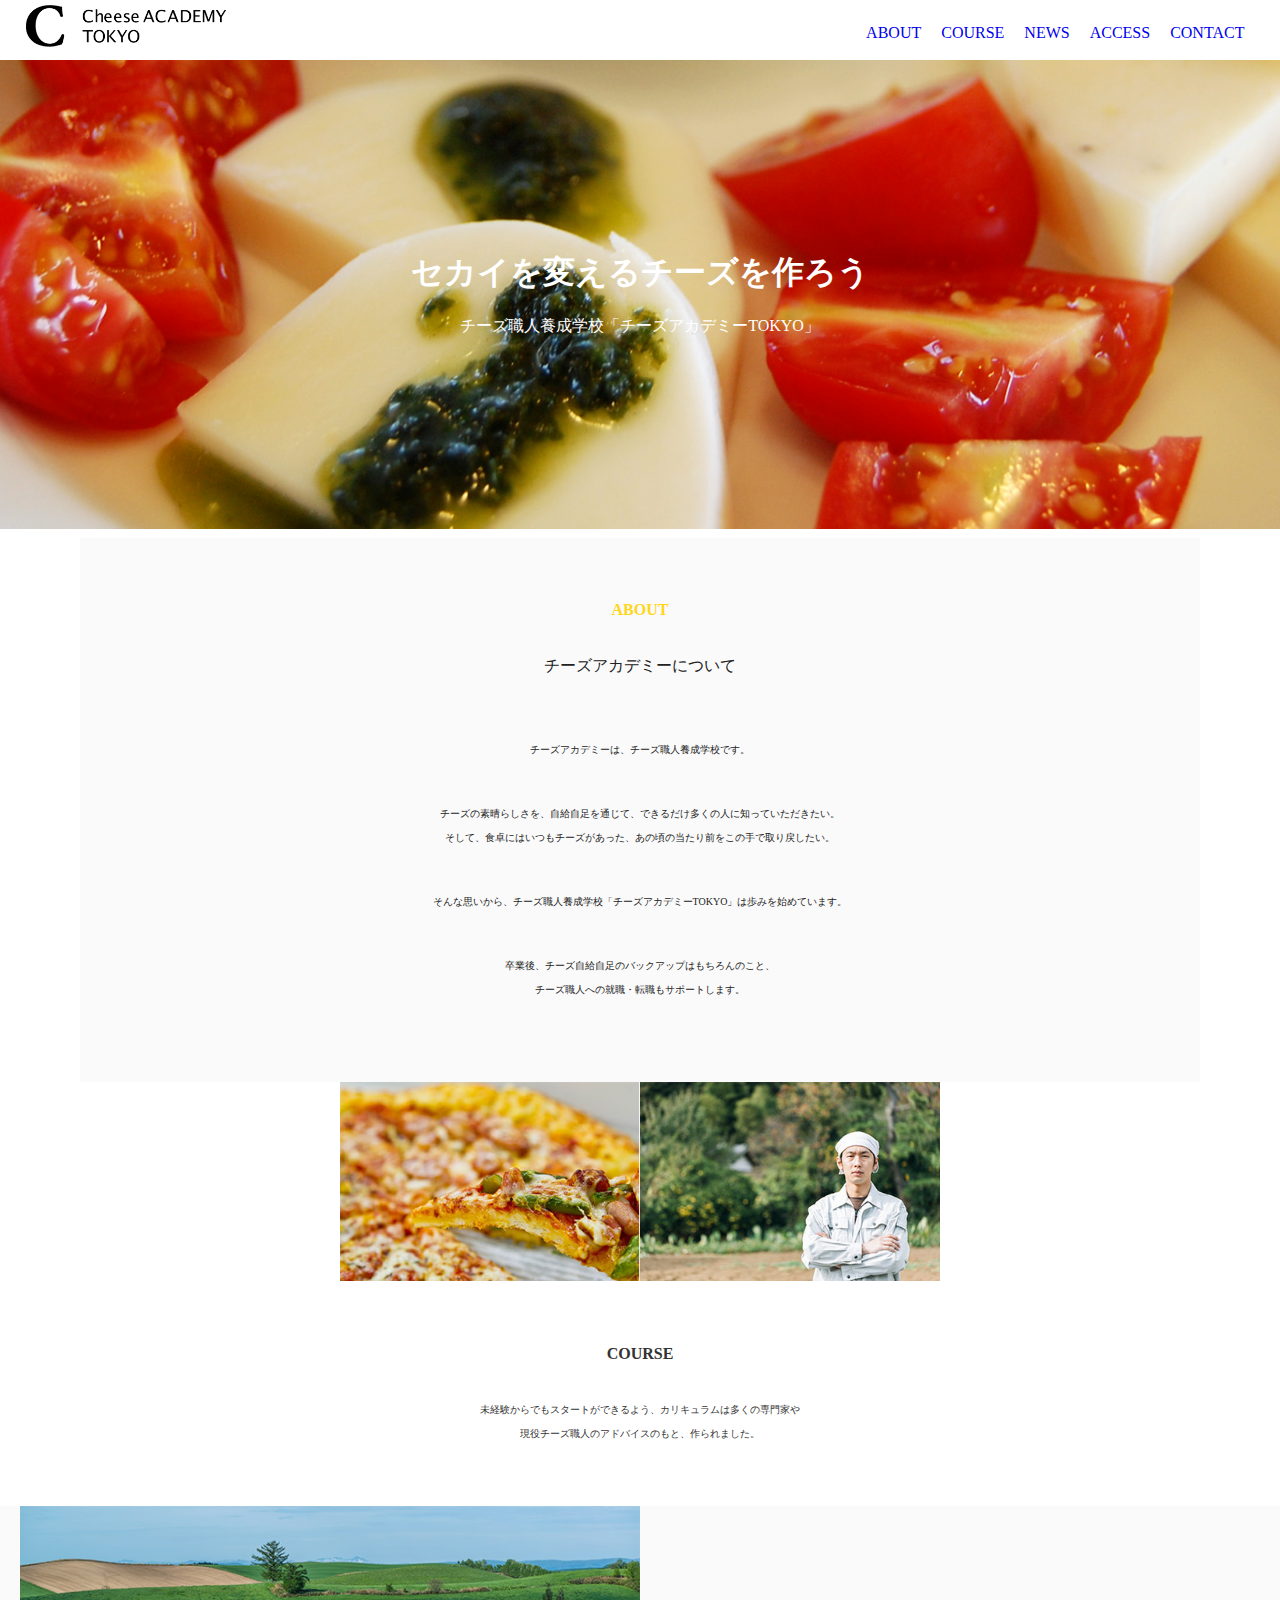
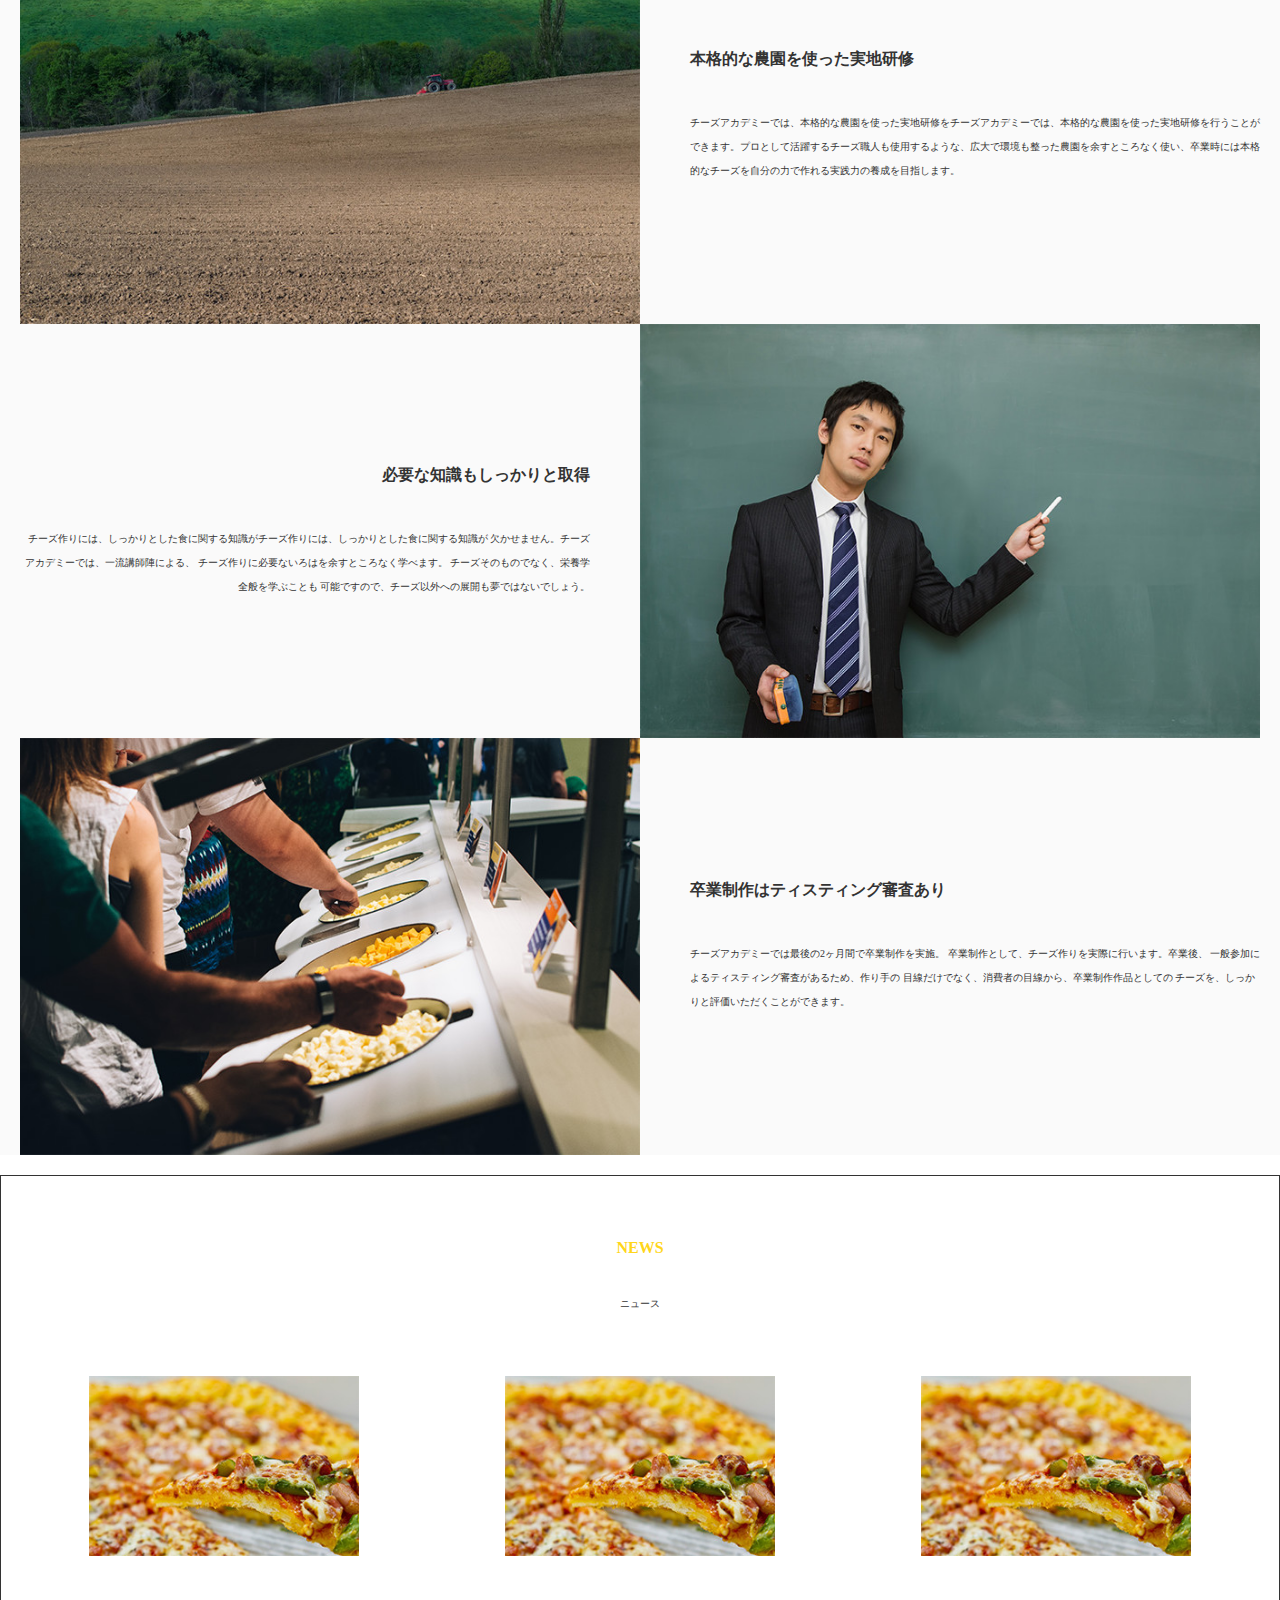
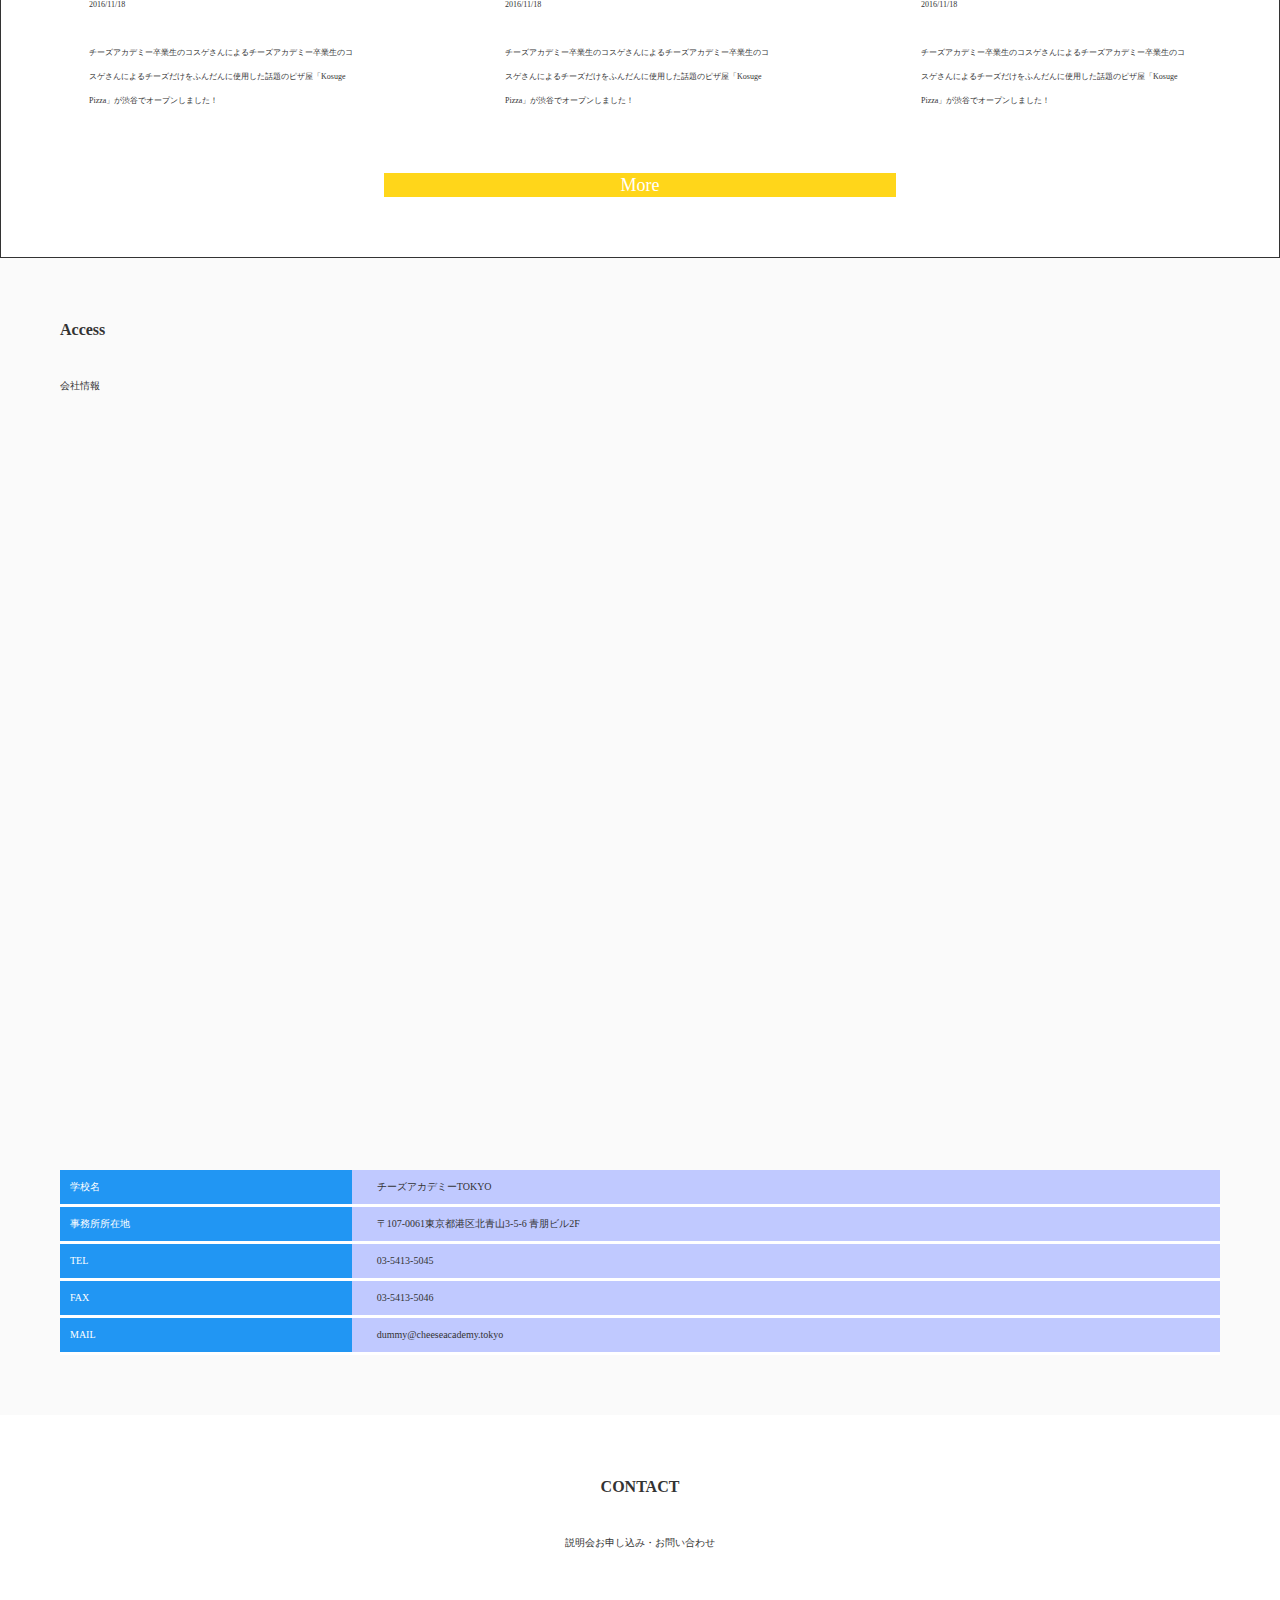
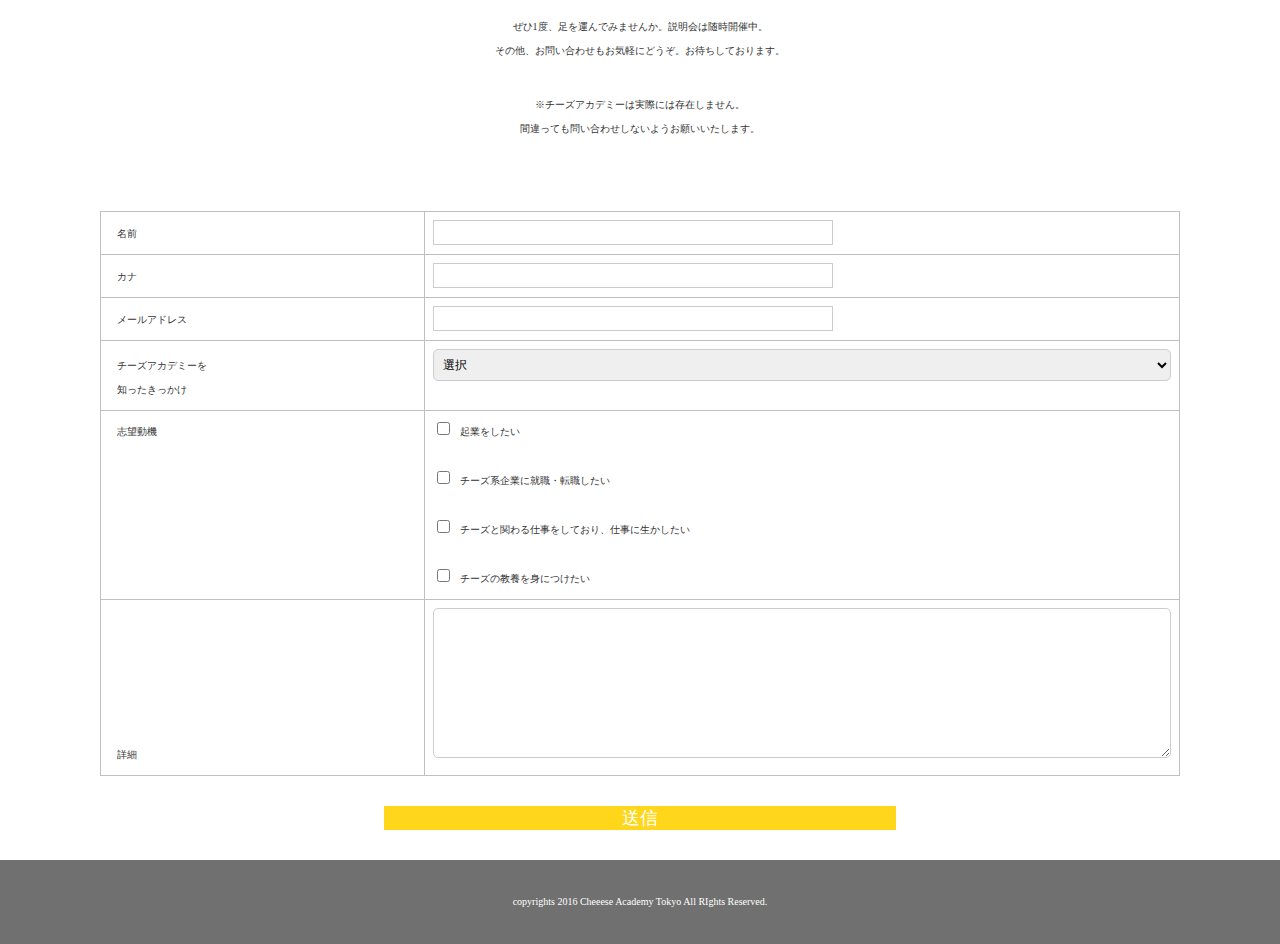
<file: html_mochizuki_28/index.html>
<!DOCTYPE html>
<html lang="ja">
<!-- 最初の設定は終わっています　必要な方は触ってください -->

<head>
  <meta charset="UTF-8">
  <meta name="viewport" content="width=device-width, initial-scale=1.0">
  <meta http-equiv="X-UA-Compatible" content="ie=edge">
  <title>チーズアカデミー</title>
  <link rel="stylesheet" href="css/reset.css">
  <link rel="stylesheet" href="css/style.css">

</head>
<!-- 最初の設定は終わっています　必要な方は触ってください -->

<body>
  <!-- この中に記述していく -->
  <!-- ここから下にコードを書く -->
	<header>
	<a href="index.html"><img src="img/header_logo.png" alt="ロゴ" class="header_logo"></a>

	<ul>
		<li><a href="#about">ABOUT</a></li>
		<li><a href="#course">COURSE</a></li>
		<li><a href="#news">NEWS</a></li>
		<li><a href="#access">ACCESS</a></li>
		<li><a href="#contact">CONTACT</a></li>
	</ul>

</header>

<div class="mainbg">
<img src="img/mainbg.png" alt="mainbg">
<div class="maintxt">
<p class="sekai">セカイを変えるチーズを作ろう</p>
<p class="sekai2">チーズ職人養成学校「チーズアカデミーTOKYO」</p>
</div>
</div>
<section>
	<div class="about_class">
		<p><a id="about">ABOUT</a></p>
		<p class="about1">チーズアカデミーについて</p>
		<p class="about2">チーズアカデミーは、チーズ職人養成学校です。</p>
		<p class="about3">チーズの素晴らしさを、自給自足を通じて、できるだけ多くの人に知っていただきたい。<br>
			そして、食卓にはいつもチーズがあった、あの頃の当たり前をこの手で取り戻したい。</p>
			<p class="about4">そんな思いから、チーズ職人養成学校「チーズアカデミーTOKYO」は歩みを始めています。</p>
				<p class="about5">卒業後、チーズ自給自足のバックアップはもちろんのこと、<br>
					チーズ職人への就職・転職もサポートします。</p>

	</div>

	<div class="slider">
		<div class="slider-inner">
			<div class="slider-item"><img src="img/about_01.jpg"></div>
			<div class="slider-item"><img src="img/about_02.jpg"></div>
			<div class="slider-item"><img src="img/about_03.jpg"></div>
			<div class="slider-item"><img src="img/about_04.jpg"></div>
			</div>
	</div>
</section>
<!-- ここからCourse -->
<section>
	<div class="course_class">
		<p><a id="course">COURSE</a></p>
		<p class="pcourse">未経験からでもスタートができるよう、カリキュラムは多くの専門家や<br>
			現役チーズ職人のアドバイスのもと、作られました。</p>
</div>

<main>
	<section class="case">
		<article class="case__list">
			<div class="case__item">
				<div class="case__item__text">
				<p class="case__item__text1">本格的な農園を使った実地研修</p>
				<p>チーズアカデミーでは、本格的な農園を使った実地研修をチーズアカデミーでは、本格的な農園を使った実地研修を行うことができます。プロとして活躍するチーズ職人も使用するような、広大で環境も整った農園を余すところなく使い、卒業時には本格的なチーズを自分の力で作れる実践力の養成を目指します。</p>
				</div>
				<img class="case__item__img" src="img/course_01.jpg" alt="course1">
			</div>
			<div class="case__item">
				<div class="case__item__text2">
				<p class="case__item__text1">必要な知識もしっかりと取得</p>
					<p>チーズ作りには、しっかりとした食に関する知識がチーズ作りには、しっかりとした食に関する知識が
					欠かせません。チーズアカデミーでは、一流講師陣による、
					チーズ作りに必要ないろはを余すところなく学べます。
					チーズそのものでなく、栄養学全般を学ぶことも
					可能ですので、チーズ以外への展開も夢ではないでしょう。</p>
					</div>
				<img class="case__item__img" src="img/course_02.jpg" alt="course2">
			</div>
			<div class="case__item">
				<div class="case__item__text">
				<p class="case__item__text1">卒業制作はティスティング審査あり</p>
					<p>チーズアカデミーでは最後の2ヶ月間で卒業制作を実施。
					卒業制作として、チーズ作りを実際に行います。卒業後、
					一般参加によるティスティング審査があるため、作り手の
					目線だけでなく、消費者の目線から、卒業制作作品としての
					チーズを、しっかりと評価いただくことができます。</p>
					</div>
				<img class="case__item__img" src="img/course_03.jpg" alt="3">
			</div>
		</article>
	</section>
</main>
</section>
<!-- ニュースエリア -->
<section>
	<div class="hover2">
	<div class="news_top">
		<p><a id="news">NEWS</a></p>
		<p class="news_p">ニュース</p>
</div>
<!-- ニュースで画像横並び -->
<ul class="ul_news">
  <li class="li_news">
    <img class="img_news" src="img/news_img.jpg" alt="ニュース画像">
    <p class="p1_news">2016/11/18</p>
		<p class="p2_news">チーズアカデミー卒業生のコスゲさんによるチーズアカデミー卒業生のコスゲさんによるチーズだけをふんだんに使用した話題のピザ屋「Kosuge Pizza」が渋谷でオープンしました！</p>
	</li>
  <li class="li_news">
    <img class="img_news" src="img/news_img.jpg" alt="ニュース画像">
    <p class="p1_news">2016/11/18</p>
		<p class="p2_news">チーズアカデミー卒業生のコスゲさんによるチーズアカデミー卒業生のコスゲさんによるチーズだけをふんだんに使用した話題のピザ屋「Kosuge Pizza」が渋谷でオープンしました！</p>
  </li>
	<li class="li_news">
    <img class="img_news" src="img/news_img.jpg" alt="ニュース画像">
    <p class="p1_news">2016/11/18</p>
		<p class="p2_news">チーズアカデミー卒業生のコスゲさんによるチーズアカデミー卒業生のコスゲさんによるチーズだけをふんだんに使用した話題のピザ屋「Kosuge Pizza」が渋谷でオープンしました！</p>
  </li>
</ul>
<div class="hover1">More</div>
</div>
</section>

<!-- アクセスエリア -->
<section>

	<div class="access_top">
		<p><a id="access">Access</a></p>
		<p class="access_p">会社情報</p>

<!-- 地図を埋め込む -->
<div class="map">
		<iframe src="https://www.google.com/maps/embed?pb=!1m18!1m12!1m3!1d3241.3923459345765!2d139.711276475888!3d35.66734013073681!2m3!1f0!2f0!3f0!3m2!1i1024!2i768!4f13.1!3m3!1m2!1s0x60188c9faa249f2b%3A0xc415d41a1217b607!2z44CSMTA3LTAwNjEg5p2x5Lqs6YO95riv5Yy65YyX6Z2S5bGx77yT5LiB55uu77yV4oiS77yWIDJm!5e0!3m2!1sja!2sjp!4v1697545530834!5m2!1sja!2sjp" width="600" height="450" style="border:0;" allowfullscreen="" loading="lazy" referrerpolicy="no-referrer-when-downgrade"></iframe>
	</div>
	<!-- 地図終了 -->
	<!-- 会社情報表 -->

	<div class="access_table">
		<table class="access_table1">
			<tbody>
					<tr class="access_tr">
							<th class="access_th">学校名</th>
							<td class="access_td">チーズアカデミーTOKYO</td>
					</tr>
					<tr class="access_tr">
							<th class="access_th">事務所所在地</th>
							<td class="access_td">〒107-0061東京都港区北青山3-5-6 青朋ビル2F</td>
					</tr>
					<tr class="access_tr">
							<th class="access_th">TEL</th>
							<td class="access_td">03-5413-5045</td>
					</tr>
					<tr class="access_tr">
							<th class="access_th">FAX</th>
							<td class="access_td">03-5413-5046</td>
						</tr>
						<tr class="access_tr">
								<th class="access_th">MAIL</th>
								<td class="access_td">dummy@cheeseacademy.tokyo</td>
						</tr>
				</tbody>
		</table>
	</div>

</div>
</section>

<!-- CONTACTエリア -->
<section>
	<div class="contact_top">
		<p><a id="contact">CONTACT</a></p>
		<p class="contact_p1">説明会お申し込み・お問い合わせ</p>
		<p class="contact_p2">ぜひ1度、足を運んでみませんか。説明会は随時開催中。<br>
			その他、お問い合わせもお気軽にどうぞ。お待ちしております。</p>
		<p class="contact_p3">※チーズアカデミーは実際には存在しません。<br>
			間違っても問い合わせしないようお願いいたします。</p>
			</div>

<!-- フォームエリア -->

  <div class="form">
		<form action="">
			<table class="form-table">
				<tr>
					<th class="form-item">名前</th>
					<td class="form-body">
						<input type="text" name="名前" class="form-text" />
					</td>
				</tr>
				<tr>
					<th class="form-item">カナ</th>
					<td class="form-body">
						<input type="email" name="メール" class="form-text" />
					</td>
				</tr>
				<tr>
					<th class="form-item">メールアドレス</th>
					<td class="form-body">
						<input type="tel" name="電話" class="form-text" />
					</td>
				</tr>
				<tr>
					<th class="form-item">チーズアカデミーを<br>知ったきっかけ</th>
					<td class="form-body">
						<select name="きっかけ" class="form-select">
							<option>選択</option>
							<option>google検索</option>
							<option>SNS</option>
							<option>紹介</option>
							<option>たまたま通りかかった</option>
							<option>その他</option>
						</select>
					</td>
				</tr>
				<tr>
					<th class="form-item">志望動機</th>
					<td class="form-body">
						<label class="form-skill">
							<input type="checkbox" name="志望動機" />
							<span class="form-skill-txt">起業をしたい</span><br>
						</label>
						<label class="form-skill">
							<input type="checkbox" name="志望動機" />
							<span class="form-skill-txt">チーズ系企業に就職・転職したい</span><br>
						</label>
						<label class="form-skill">
							<input type="checkbox" name="志望動機" />
							<span class="form-skill-txt">チーズと関わる仕事をしており、仕事に生かしたい</span><br>
						</label>
						<label class="form-skill">
							<input type="checkbox" name="志望動機" />
							<span class="form-skill-txt">チーズの教養を身につけたい</span>
						</label>
					</td>
				</tr>
				<tr>
					<th class="form-item">詳細</th>
					<td class="form-body">
						<textarea name="詳細" class="form-textarea"></textarea>
					</td>
				</tr>
			</table>
		</form>
	</div>
	<div class="hover3">送信</div>
</div>
</section>

<!-- フッターエリア -->
<section>

	<footer id="footer">
		<p class="copyright">copyrights 2016 Cheeese Academy Tokyo All RIghts Reserved.</p>

	</footer>
	
</section>


  <!-- ここから上にコードを書く -->
  <!-- この中に記述していく -->
  <script src="https://code.jquery.com/jquery-3.2.1.min.js"></script>
  <script src="js/main.js"></script>

</body>
</html>
</file>
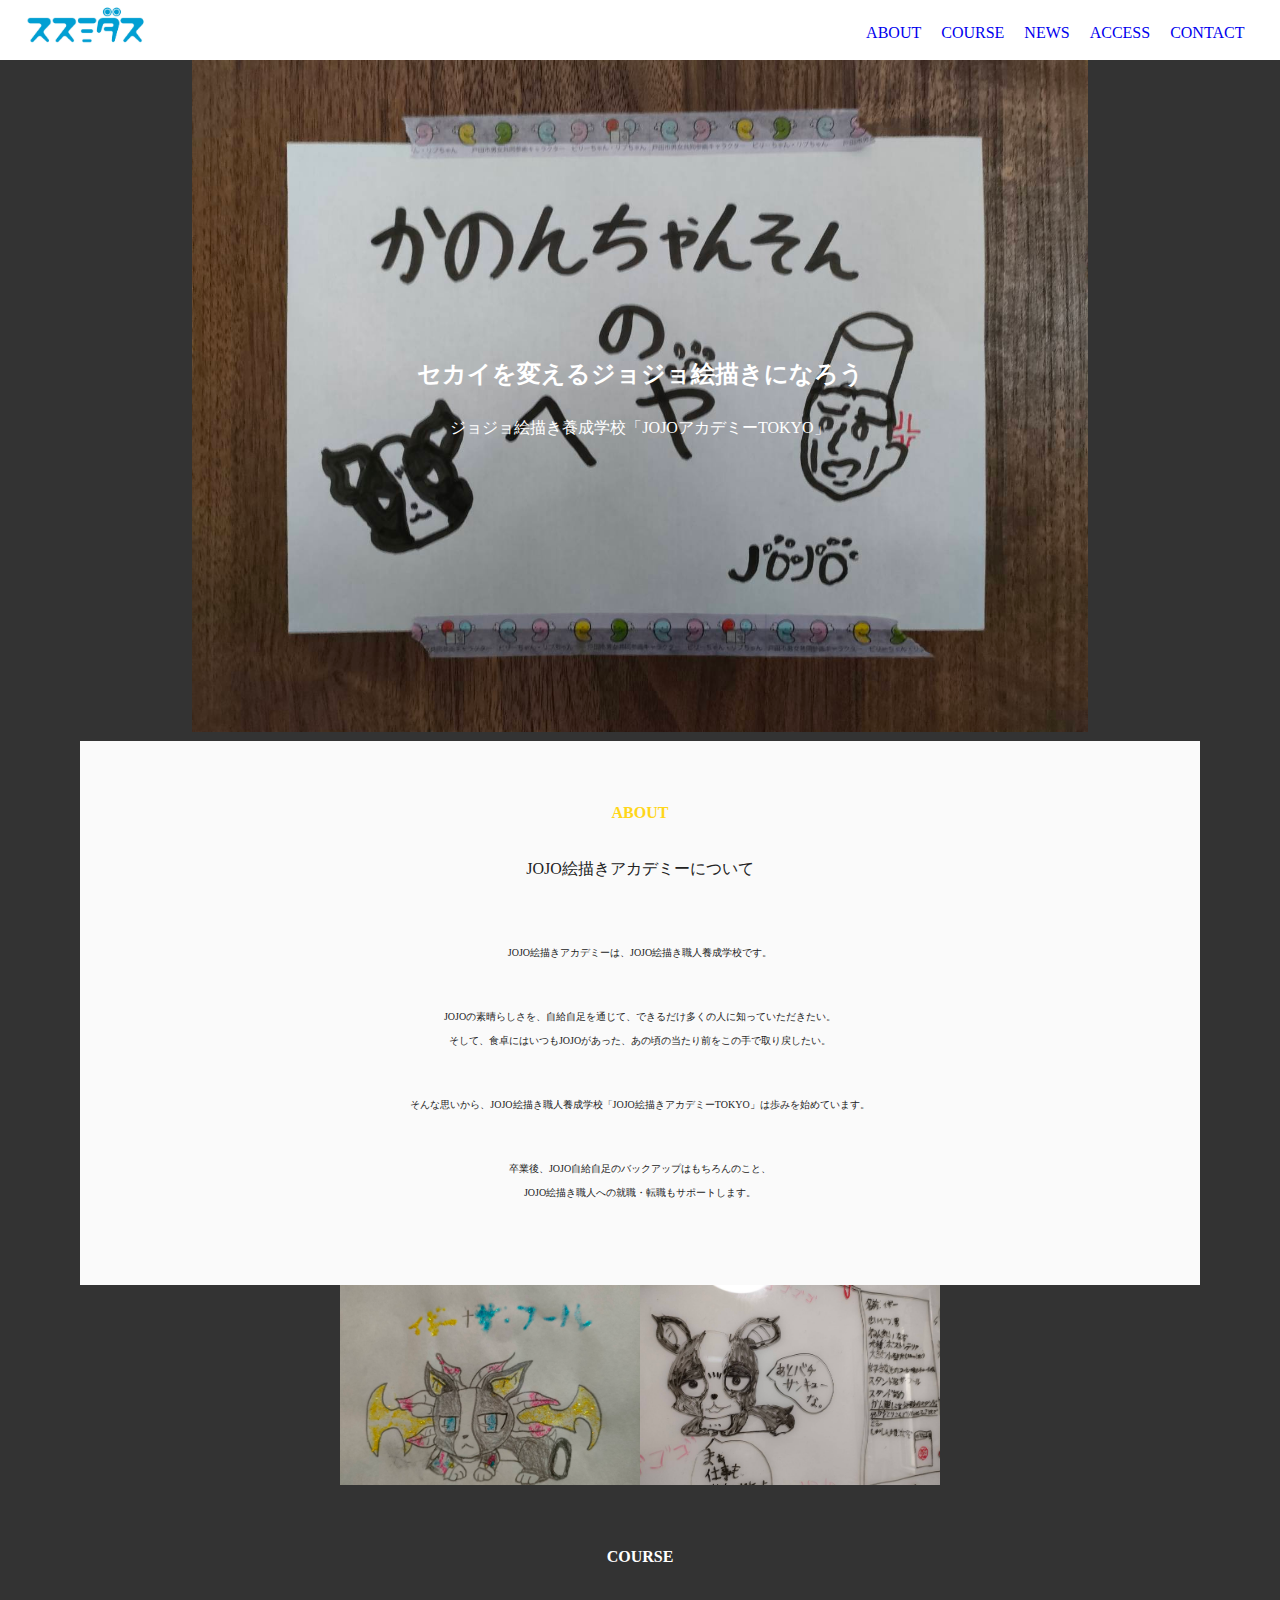
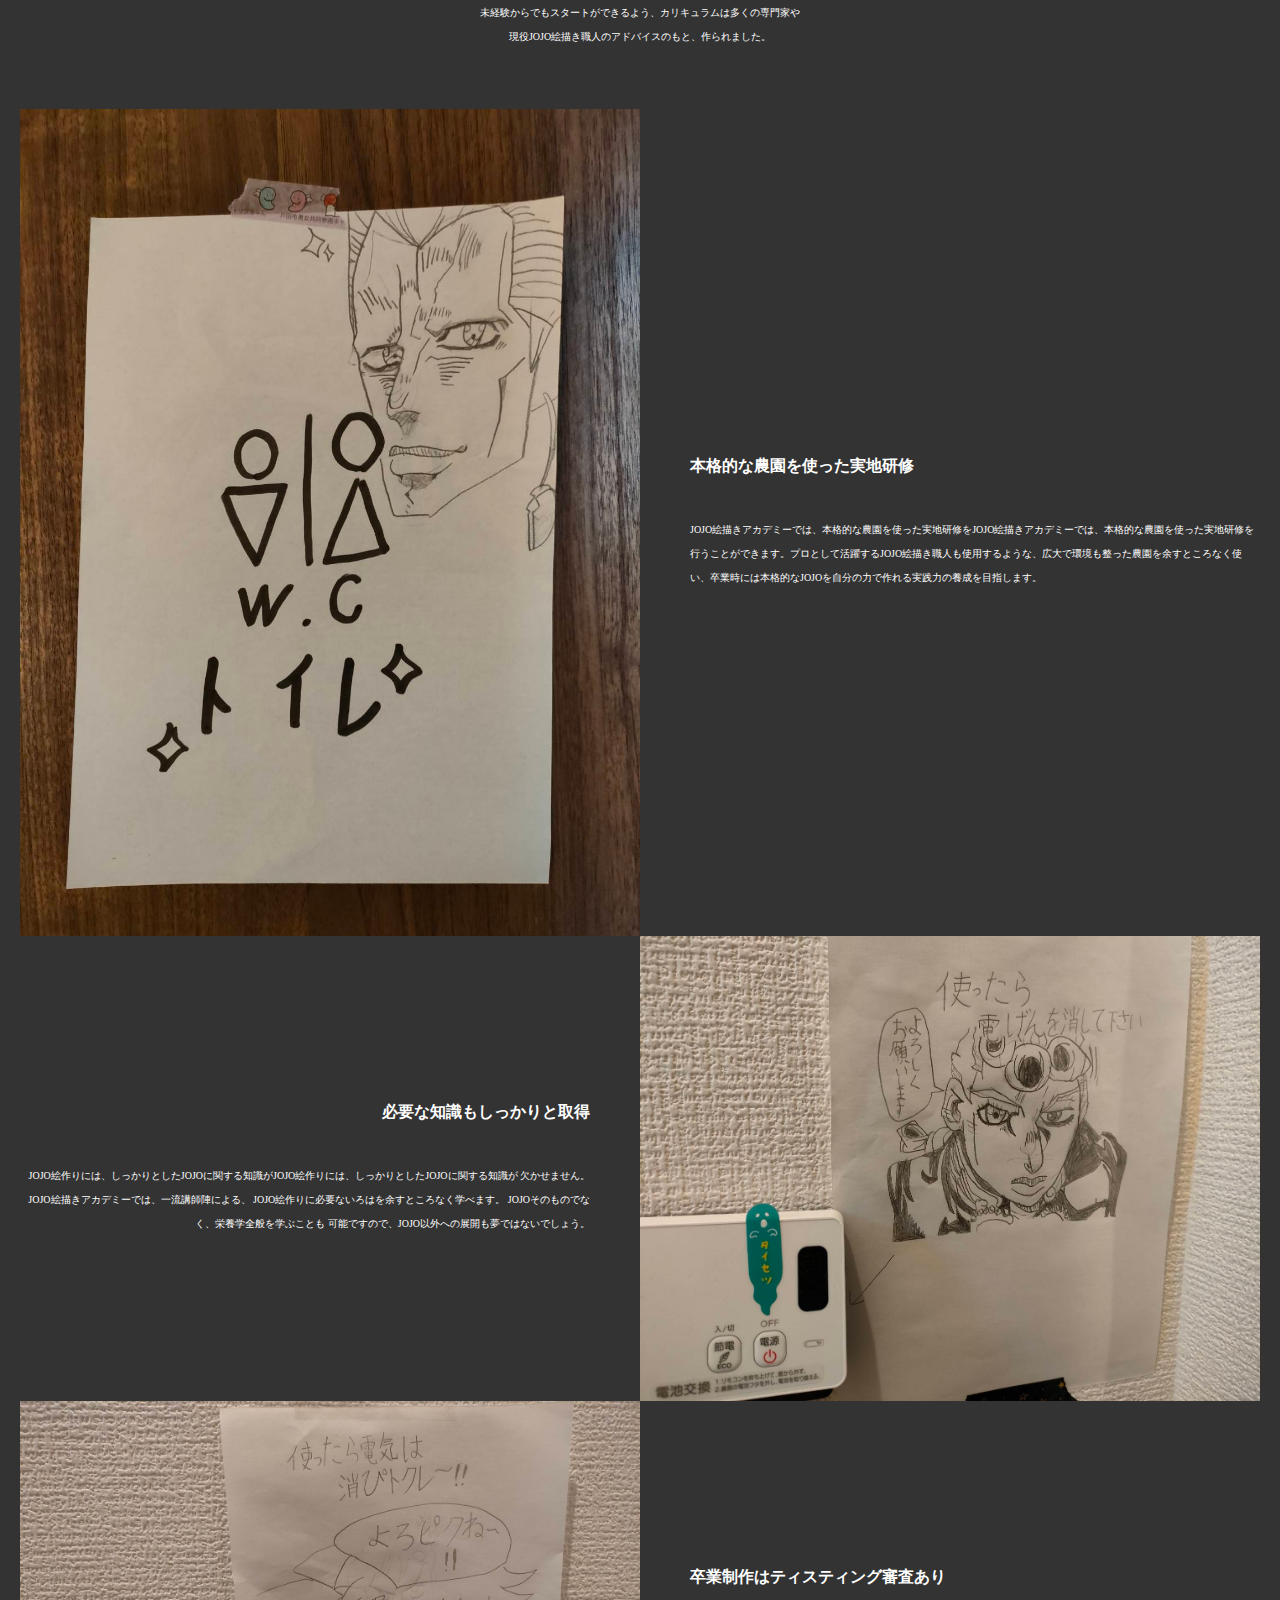
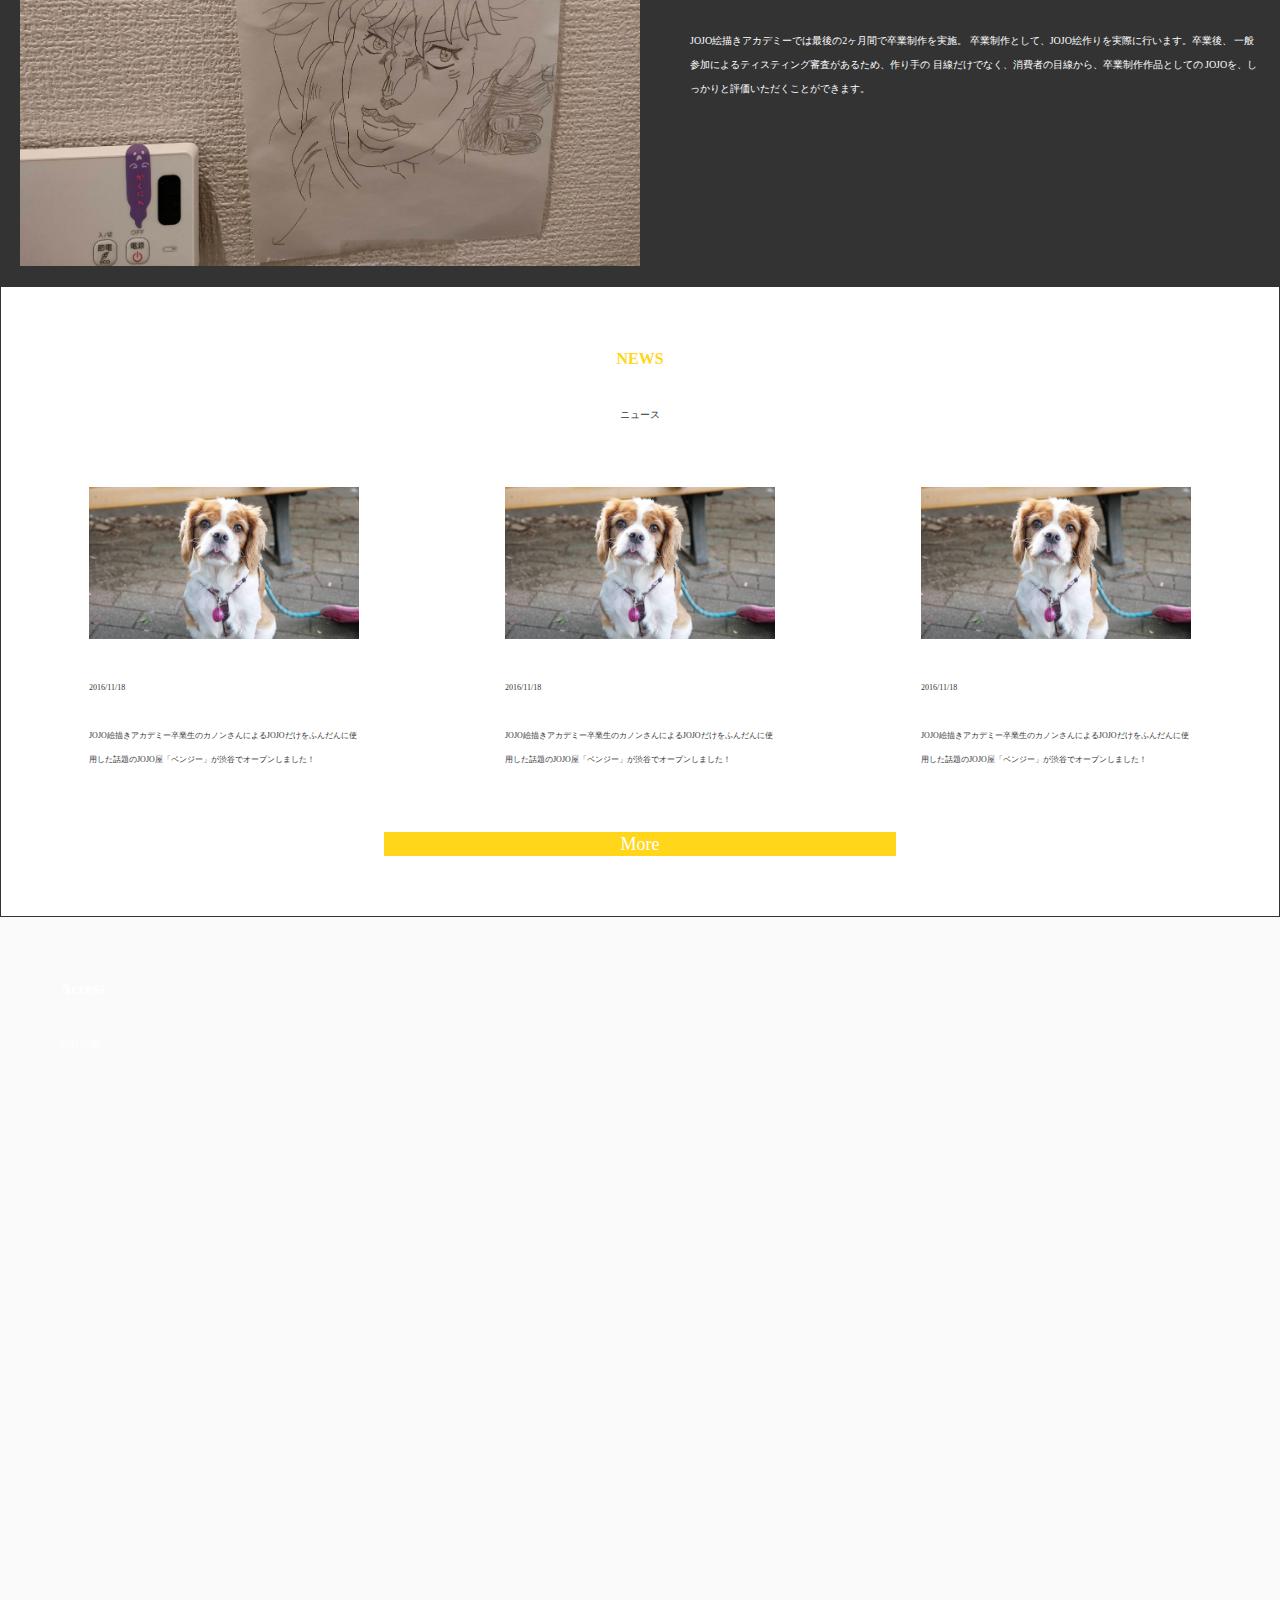
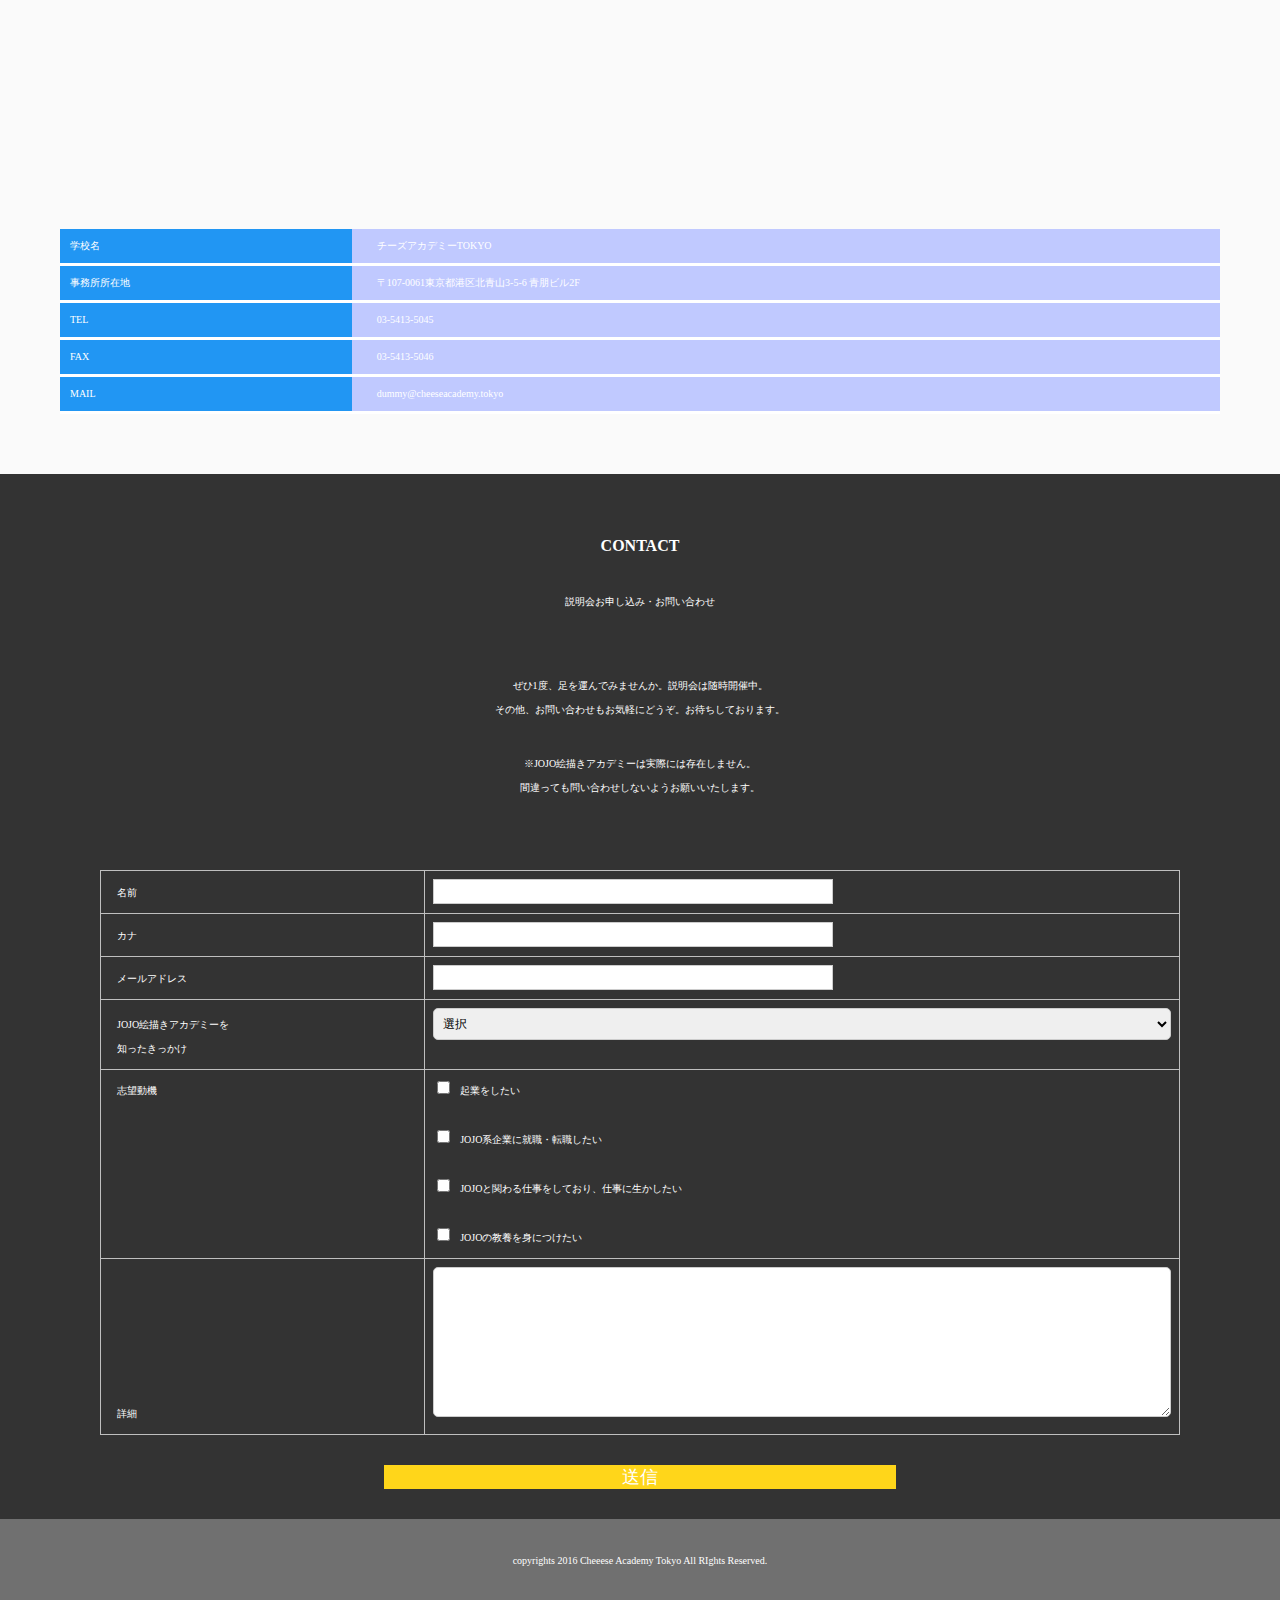
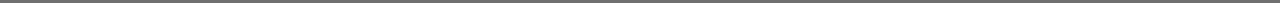
<file: html_mochizuki_28/index2.html>
<!DOCTYPE html>
<html lang="ja">
<!-- 最初の設定は終わっています　必要な方は触ってください -->

<head>
  <meta charset="UTF-8">
  <meta name="viewport" content="width=device-width, initial-scale=1.0">
  <meta http-equiv="X-UA-Compatible" content="ie=edge">
  <title>JOJO絵描きアカデミー</title>
  <link rel="stylesheet" href="css/reset.css">
  <link rel="stylesheet" href="css/style2.css">

</head>
<!-- 最初の設定は終わっています　必要な方は触ってください -->

<body>
  <!-- この中に記述していく -->
  <!-- ここから下にコードを書く -->
	<header>
	<a href="index.html"><img src="img/susumidasu.png" alt="ロゴ" class="header_logo"></a>

	<ul>
		<li><a href="#about">ABOUT</a></li>
		<li><a href="#course">COURSE</a></li>
		<li><a href="#news">NEWS</a></li>
		<li><a href="#access">ACCESS</a></li>
		<li><a href="#contact">CONTACT</a></li>
	</ul>

</header>

<div class="mainbg">
<img src="img/1.jpg" alt="mainbg">
<div class="maintxt">
<p class="sekai">セカイを変えるジョジョ絵描きになろう</p>
<p class="sekai2">ジョジョ絵描き養成学校「JOJOアカデミーTOKYO」</p>
</div>
</div>
<section>
	<div class="about_class">
		<p><a id="about">ABOUT</a></p>
		<p class="about1">JOJO絵描きアカデミーについて</p>
		<p class="about2">JOJO絵描きアカデミーは、JOJO絵描き職人養成学校です。</p>
		<p class="about3">JOJOの素晴らしさを、自給自足を通じて、できるだけ多くの人に知っていただきたい。<br>
			そして、食卓にはいつもJOJOがあった、あの頃の当たり前をこの手で取り戻したい。</p>
			<p class="about4">そんな思いから、JOJO絵描き職人養成学校「JOJO絵描きアカデミーTOKYO」は歩みを始めています。</p>
				<p class="about5">卒業後、JOJO自給自足のバックアップはもちろんのこと、<br>
					JOJO絵描き職人への就職・転職もサポートします。</p>

	</div>

	<div class="slider">
		<div class="slider-inner">
			<div class="slider-item"><img src="img/2.jpg"></div>
			<div class="slider-item"><img src="img/3.jpg"></div>
			<div class="slider-item"><img src="img/2.jpg"></div>
			<div class="slider-item"><img src="img/3.jpg"></div>
			</div>
	</div>
</section>
<!-- ここからCourse -->
<section>
	<div class="course_class">
		<p><a id="course">COURSE</a></p>
		<p class="pcourse">未経験からでもスタートができるよう、カリキュラムは多くの専門家や<br>
			現役JOJO絵描き職人のアドバイスのもと、作られました。</p>
</div>

<main>
	<section class="case">
		<article class="case__list">
			<div class="case__item">
				<div class="case__item__text">
				<p class="case__item__text1">本格的な農園を使った実地研修</p>
				<p>JOJO絵描きアカデミーでは、本格的な農園を使った実地研修をJOJO絵描きアカデミーでは、本格的な農園を使った実地研修を行うことができます。プロとして活躍するJOJO絵描き職人も使用するような、広大で環境も整った農園を余すところなく使い、卒業時には本格的なJOJOを自分の力で作れる実践力の養成を目指します。</p>
				</div>
				<img class="case__item__img" src="img/4.jpg" alt="course1">
			</div>
			<div class="case__item">
				<div class="case__item__text2">
				<p class="case__item__text1">必要な知識もしっかりと取得</p>
					<p>JOJO絵作りには、しっかりとしたJOJOに関する知識がJOJO絵作りには、しっかりとしたJOJOに関する知識が
					欠かせません。JOJO絵描きアカデミーでは、一流講師陣による、
					JOJO絵作りに必要ないろはを余すところなく学べます。
					JOJOそのものでなく、栄養学全般を学ぶことも
					可能ですので、JOJO以外への展開も夢ではないでしょう。</p>
					</div>
				<img class="case__item__img" src="img/5.jpg" alt="course2">
			</div>
			<div class="case__item">
				<div class="case__item__text">
				<p class="case__item__text1">卒業制作はティスティング審査あり</p>
					<p>JOJO絵描きアカデミーでは最後の2ヶ月間で卒業制作を実施。
					卒業制作として、JOJO絵作りを実際に行います。卒業後、
					一般参加によるティスティング審査があるため、作り手の
					目線だけでなく、消費者の目線から、卒業制作作品としての
					JOJOを、しっかりと評価いただくことができます。</p>
					</div>
				<img class="case__item__img" src="img/6.jpg" alt="3">
			</div>
		</article>
	</section>
</main>
</section>
<!-- ニュースエリア -->
<section>
	<div class="hover2">
	<div class="news_top">
		<p><a id="news">NEWS</a></p>
		<p class="news_p">ニュース</p>
</div>
<!-- ニュースで画像横並び -->
<ul class="ul_news">
  <li class="li_news">
    <img class="img_news" src="img/benji.jpg" alt="ニュース画像">
    <p class="p1_news">2016/11/18</p>
		<p class="p2_news">JOJO絵描きアカデミー卒業生のカノンさんによるJOJOだけをふんだんに使用した話題のJOJO屋「ベンジー」が渋谷でオープンしました！</p>
	</li>
  <li class="li_news">
    <img class="img_news" src="img/benji.jpg" alt="ニュース画像">
    <p class="p1_news">2016/11/18</p>
		<p class="p2_news">JOJO絵描きアカデミー卒業生のカノンさんによるJOJOだけをふんだんに使用した話題のJOJO屋「ベンジー」が渋谷でオープンしました！</p>
  </li>
	<li class="li_news">
    <img class="img_news" src="img/benji.jpg" alt="ニュース画像">
    <p class="p1_news">2016/11/18</p>
		<p class="p2_news">JOJO絵描きアカデミー卒業生のカノンさんによるJOJOだけをふんだんに使用した話題のJOJO屋「ベンジー」が渋谷でオープンしました！</p>
  </li>
</ul>
<div class="hover1">More</div>
</div>
</section>

<!-- アクセスエリア -->
<section>

	<div class="access_top">
		<p><a id="access">Access</a></p>
		<p class="access_p">会社情報</p>

<!-- 地図を埋め込む -->
<div class="map">
		<iframe src="https://www.google.com/maps/embed?pb=!1m18!1m12!1m3!1d3241.3923459345765!2d139.711276475888!3d35.66734013073681!2m3!1f0!2f0!3f0!3m2!1i1024!2i768!4f13.1!3m3!1m2!1s0x60188c9faa249f2b%3A0xc415d41a1217b607!2z44CSMTA3LTAwNjEg5p2x5Lqs6YO95riv5Yy65YyX6Z2S5bGx77yT5LiB55uu77yV4oiS77yWIDJm!5e0!3m2!1sja!2sjp!4v1697545530834!5m2!1sja!2sjp" width="600" height="450" style="border:0;" allowfullscreen="" loading="lazy" referrerpolicy="no-referrer-when-downgrade"></iframe>
	</div>
	<!-- 地図終了 -->
	<!-- 会社情報表 -->

	<div class="access_table">
		<table class="access_table1">
			<tbody>
					<tr class="access_tr">
							<th class="access_th">学校名</th>
							<td class="access_td">チーズアカデミーTOKYO</td>
					</tr>
					<tr class="access_tr">
							<th class="access_th">事務所所在地</th>
							<td class="access_td">〒107-0061東京都港区北青山3-5-6 青朋ビル2F</td>
					</tr>
					<tr class="access_tr">
							<th class="access_th">TEL</th>
							<td class="access_td">03-5413-5045</td>
					</tr>
					<tr class="access_tr">
							<th class="access_th">FAX</th>
							<td class="access_td">03-5413-5046</td>
						</tr>
						<tr class="access_tr">
								<th class="access_th">MAIL</th>
								<td class="access_td">dummy@cheeseacademy.tokyo</td>
						</tr>
				</tbody>
		</table>
	</div>

</div>
</section>

<!-- CONTACTエリア -->
<section>
	<div class="contact_top">
		<p><a id="contact">CONTACT</a></p>
		<p class="contact_p1">説明会お申し込み・お問い合わせ</p>
		<p class="contact_p2">ぜひ1度、足を運んでみませんか。説明会は随時開催中。<br>
			その他、お問い合わせもお気軽にどうぞ。お待ちしております。</p>
		<p class="contact_p3">※JOJO絵描きアカデミーは実際には存在しません。<br>
			間違っても問い合わせしないようお願いいたします。</p>
			</div>

<!-- フォームエリア -->

  <div class="form">
		<form action="">
			<table class="form-table">
				<tr>
					<th class="form-item">名前</th>
					<td class="form-body">
						<input type="text" name="名前" class="form-text" />
					</td>
				</tr>
				<tr>
					<th class="form-item">カナ</th>
					<td class="form-body">
						<input type="email" name="メール" class="form-text" />
					</td>
				</tr>
				<tr>
					<th class="form-item">メールアドレス</th>
					<td class="form-body">
						<input type="tel" name="電話" class="form-text" />
					</td>
				</tr>
				<tr>
					<th class="form-item">JOJO絵描きアカデミーを<br>知ったきっかけ</th>
					<td class="form-body">
						<select name="きっかけ" class="form-select">
							<option>選択</option>
							<option>google検索</option>
							<option>SNS</option>
							<option>紹介</option>
							<option>たまたま通りかかった</option>
							<option>その他</option>
						</select>
					</td>
				</tr>
				<tr>
					<th class="form-item">志望動機</th>
					<td class="form-body">
						<label class="form-skill">
							<input type="checkbox" name="志望動機" />
							<span class="form-skill-txt">起業をしたい</span><br>
						</label>
						<label class="form-skill">
							<input type="checkbox" name="志望動機" />
							<span class="form-skill-txt">JOJO系企業に就職・転職したい</span><br>
						</label>
						<label class="form-skill">
							<input type="checkbox" name="志望動機" />
							<span class="form-skill-txt">JOJOと関わる仕事をしており、仕事に生かしたい</span><br>
						</label>
						<label class="form-skill">
							<input type="checkbox" name="志望動機" />
							<span class="form-skill-txt">JOJOの教養を身につけたい</span>
						</label>
					</td>
				</tr>
				<tr>
					<th class="form-item">詳細</th>
					<td class="form-body">
						<textarea name="詳細" class="form-textarea"></textarea>
					</td>
				</tr>
			</table>
		</form>
	</div>
	<div class="hover3">送信</div>
</div>
</section>

<!-- フッターエリア -->
<section>

	<footer id="footer">
		<p class="copyright">copyrights 2016 Cheeese Academy Tokyo All RIghts Reserved.</p>

	</footer>
	
</section>


  <!-- ここから上にコードを書く -->
  <!-- この中に記述していく -->
  <script src="https://code.jquery.com/jquery-3.2.1.min.js"></script>
  <script src="js/main.js"></script>

</body>
</html>
</file>
<file: html_mochizuki_28/css/style.css>
/* ここから下に記載していく */
@charset "UTF-8";
@media screen and(min-width:481px) {
}
html {
	font-size: 62.5%;
}
*{
	box-sizing: border-box;
}
.header_logo {
	/* max-width: 100%; */
	width: 200px;
	/* width: 100%; */
	height: 42px;
	/* height: 100%; */
}
body {
	background-color: #fff;
	/* width: 1200px; */
	width: 100%;
	margin: 0;
	padding: 0;
	line-height: 24px;
	color: #333;
}
header {
	width: 100%;
	height: 60px;
	background-color: white;
	padding: 0 2%;
	display: flex;
	justify-content: space-between;
	align-items: center;
	/* position: fixed; */
	top: 0;
	left: 0;
}
ul {
	font-size: 16px;
	overflow: hidden;
	display: flex;
	justify-content: flex-end;
	list-style: none;
	margin: 50px 0;
	margin-left: 50px;
	z-index: auto;
}

ul li {
	display: inline-block;
	padding: 26px 10px 20px 10px;
}
a {
	text-decoration: none;
}

.mainbg {
	clear:both;
	position: relative;
	/* padding-top: 60px; */
}

.maintxt {
	position: absolute;
	top: 50%;
	left: 50%;
	-ms-transform: translate(-50%,-50%);
	-webkit-transform: translate(-50%,-50%);
	transform: translate(-50%,-50%);
	color: white;
}

.sekai {
	font-size: 32px;
	padding-bottom: 30px;
	text-align: center;
	font-weight: bold;
}

.sekai2 {
	font-size: 16px;
	text-align: center;
	font-weight: lighter;
}

.mainbg img {
	width: 100%;
}

#about {
	color: #ffd61a;
	font-size: 16px;
	font-weight: bold;
}

.about_class {
	text-align: center;
	padding-top: 60px;
	padding-bottom: 80px;
	background-color: #fafafa;
	color: #222222;
	border-color: #cacaca;
	margin-left: 80px;
	margin-right: 80px;
}

.about1 {
	font-size: 16px;
	margin-top: 30px;
}

.about2 {
	margin-top: 60px;
}
.about3 {
	margin-top: 40px;
}
.about4 {
	margin-top: 40px;
}
.about5 {
	margin-top: 40px;
}

.slider {
  width: 600px;
  height: 200px;
  overflow: hidden;
  margin: 0 auto;

}
.slider-item {
  width: 300px;
  float: right;
	/* flex-direction: row-reverse; */
}
img{
  width:100%;
}
.slider-inner {
  width: 200%;
  animation: slider 7s infinite ease;
}

@keyframes slider {
	0% {
	transform: translateX(0);
	}
	33% {
	transform: translateX(-300px);
	}
	66% {
	transform: translateX(-600px);
	}
	100% {
		transform: translateX(0);
		}
	}

	#course {
		font-size: 16px;
		font-weight: bold;
		padding-bottom: 30px;
	}

	.course_class {
		text-align: center;
		margin-top: 60px;

	}
	
	.pcourse {
		margin-top: 30px;
		margin-bottom: 60px;
	}

	/* 横並び */

	.course_image {
		display: flex;
	}
	.course_image .course_image1 {
		width: 50%;
		margin: 0;
		padding: 0;
		overflow: hidden;
		position: relative;
	}

	.course1_tx1 {
		background-color: #fafafa;	
		padding-top: 50%;
		padding-bottom: 50%;
		padding-left: 50px;
		padding-right: 200px;
		width: 50%;
		white-space: 480px;
	}

	.course_p1 {
		font-size: 16px;
		font-weight: bold;
		margin-bottom: 40px;
	}

/* 写真を交互にする */

main {
  width: 100%;
  margin: 0 auto;
  text-align: center;
	background-color: #fafafa;
}

.case {
  margin: 60px 0 0;
}

.case__list {
  margin: 2rem;
}

.case__item {
  display: flex;
  /* margin: 0 0; */
  width: 100%;
	position: relative;
	align-items: center;
}
.case__item__text {
	width: 50%;
	padding-left: 50px;
	text-align: left;
	white-space: 80px;
	align-items: center;
	height: 100%;
}
.case__item__text2 {
	width: 50%;
	padding-right: 50px;
	text-align: right;
	white-space: 80px;
	height: 100%;
}

.case__item__text1 {
	font-size: 16px;
	font-weight: bold;
	padding-bottom: 40px;
}

.case__item:nth-child(odd) {
	flex-direction: row-reverse;
}
.case__item__text,.case__item__img {
  width: 50%;
	height: 100%;
}

#news {
	color: #ffd61a;
	font-size: 16px;
	font-weight: bold;
}
.news_top {
	text-align: center;
}
.news_p {
	padding-top: 30px;
	padding-bottom: 60px;
}

.ul_news {
	display: flex;
	justify-content: space-around;
	text-align: left;
	margin-top: 0;
	margin-bottom: 60px;
	margin-left: 30px;
	margin-right: 0;
}

.li_news {
	width: 300px;
	padding-top: 0;
	padding-bottom: 0;
	padding-right: 30px;
	padding-left: 0;
}

.img_news {
	width: 100%;
}

.p1_news {
	padding-top: 30px;
	padding-bottom: 24px;
	font-size: 8px;
}

.p2_news {
	font-size: 8px;
}

.hover2 {
	display: inline-block;
	/* padding: 0.6em 2em; */
	background: #fff;
	border: 0.1875em solid #333;
	color: #333;
	cursor: pointer;
	transition: all 0.3s ease 0s;
	width: 100%;
	padding-top: 60px;
}
.hover2:hover {
	background: #333;
	color: #fff;
}

.hover1 {
	/* display: inline-block; */
	/* padding: 0.5em 4em 0.5em 2.8em; */
	width: 40%;
	text-align: center;
	background-color: #ffd61a;
	color: #fff;
	cursor: pointer;
	transition: all 0.3s ease 0s;
	font-size: 18px;
	margin: 60px auto;
	
}
.hover1:hover {
	opacity: 0.6;
}

#access {
	font-size: 16px;
	font-weight: bold;
}
.access_top {
	text-align: left;
	padding: 60px;
	background-color: #fafafa;
}
.access_p {
	padding-top: 30px;
	padding-bottom: 60px;
}

/* マップエリア */
.map {
  width: 100%;
  position: relative;
  padding-top: 56.25%;
}

.map iframe {
  position: absolute;
  top: 0;
  left: 0;
  width: 100%;
  height: 100%;
}

/* 会社情報 */

.access_table1 {
	border-collapse: collapse;  /* セルの線を重ねる */
	width: 100%;
	margin-top: 60px;
}

.access_th,.access_td {
	padding: 5px 10px;          /* 余白指定 */
}

.access_th {
	background-color: #2196F3;  /* 背景色指定 */
	color:  #fff;               /* 文字色指定 */
	font-weight:  normal;       /* 文字の太さ指定 */
	position:  relative;        /* 位置指定 */
	z-index: 10;                /* 重なり調整 */
}

.access_td {
	background-color:  #c0c9ff; /* 背景色指定 */
	padding-left: 25px;         /* 余白指定 */
}

.access_tr::after {
	/* content:'';                 空の要素を作る */
	position:  absolute;        /* 位置指定 */
	height: 24px;               /* 高さ指定 */
	width: 24px;                /* 幅指定 */
	background-color: #2196F3;  /* 背景色指定 */
	transform:  rotate(45deg);  /* 要素を回転 */
	top: 5px;                   /* 位置指定 */
	right: -12px;               /* 位置指定 */
	z-index:  -1;               /* 重なり調整 */
}

.access_tr {
	border-bottom:  solid #fff; /* 線指定 */
}

/* ここからCONTACTエリア */

#contact {
	font-size: 16px;
	font-weight: bold;
}
.contact_top {
	text-align: center;
	padding-right: 100px;
	padding-left: 100px;
	padding-top: 60px;
}
.contact_p1 {
	padding-top: 30px;
	padding-bottom: 60px;
}
.contact_p2 {
	padding-bottom: 30px;
}
.contact_p3 {
	padding-bottom: 70px;
}

/* フォームエリア */

.form {
	/* width: 100%; */
	margin-left: 100px;
	margin-right: 100px;
}

.form-table {
	width: 100%;
  margin-bottom: 30px;
}

.form-item,
.form-body {
  padding: 8px;
  border: 1px solid #bfbfbf;
}

.form-item {
  text-align: left; /* テキスト左寄せ */
  width: 30%; /* 横幅30%指定（グレーの背景色部分） */
  /* background-color: #eee; グレーの背景色 */
	padding-right: 64px;
	padding-left: 16px;
	margin-top: 10px;
}

.form-body {
  width: 70%; /* 横幅70%指定（白背景色部分） */
}

.form-text {
  width: 100%;
	padding: 4px;
  border: 1px solid #ccc;
  appearance: none;
  -webkit-appearance: none;
  -moz-appearance: none;
  max-width: 400px;
}

.form-select {
	width: 100%;
	font-size: 12px;
	height: 32px;
	padding: 5px;
	border: 1px solid #ccc;
	border-radius: 5px;
}

.form-skill {
  display: block;
}

.form-skill + .form-skill {
  margin-top: 24px;
}

.form-skill-txt {
  margin-left: 5px;
}

.form-textarea {
  width: 100%;
  padding: 10px;
  height: 150px;
  border-radius: 5px;
  border: 1px solid #ccc;
  appearance: none;
  -webkit-appearance: none;
  -moz-appearance: none;
}

.hover3 {
	/* display: inline-block; */
	/* padding: 0.5em 4em 0.5em 2.8em; */
	width: 40%;
	text-align: center;
	background-color: #ffd61a;
	color: #fff;
	cursor: pointer;
	transition: all 0.3s ease 0s;
	font-size: 18px;
	margin: 30px auto;
	
}
.hover3:hover {
	opacity: 0.6;
}

.footer {
  padding: 2rem;
  font-size: 15px;
  color: #999;
  background: #fff;
  border-top: 1px solid #e5e7eb;
}

.footer a:hover {
  color: #000;
}

  .footer {
    display: flex;
    justify-content: space-between;
  }

	.copyright {
		color: white;
		background-color: #707070;
		text-align: center;
		padding-top: 30px;
		padding-bottom: 30px;
	}
</file>
<file: html_mochizuki_28/css/style2.css>
/* ここから下に記載していく */
@charset "UTF-8";
@media screen and(min-width:481px) {
}
html {
	font-size: 62.5%;
}
*{
	box-sizing: border-box;
}
.header_logo {
	/* max-width: 100%; */
	width: 120px;
	/* width: 100%; */
	height: 42px;
	/* height: 100%; */
}
body {
	background-color: #333;
	/* width: 1200px; */
	width: 100%;
	margin: 0;
	padding: 0;
	line-height: 24px;
	color: #fff;
}
header {
	width: 100%;
	height: 60px;
	background-color: white;
	padding: 0 2%;
	display: flex;
	justify-content: space-between;
	align-items: center;
	/* position: fixed; */
	top: 0;
	left: 0;
}
ul {
	font-size: 16px;
	overflow: hidden;
	display: flex;
	justify-content: flex-end;
	list-style: none;
	margin: 50px 0;
	margin-left: 50px;
	z-index: auto;
}

ul li {
	display: inline-block;
	padding: 26px 10px 20px 10px;
}
a {
	text-decoration: none;
}

.mainbg {
	clear:both;
	position: relative;
	/* padding-top: 60px; */
	text-align: center;
}

.maintxt {
	position: absolute;
	top: 50%;
	left: 50%;
	-ms-transform: translate(-50%,-50%);
	-webkit-transform: translate(-50%,-50%);
	transform: translate(-50%,-50%);
	color: white;
}

.sekai {
	font-size: 24px;
	padding-bottom: 30px;
	text-align: center;
	font-weight: bold;
}

.sekai2 {
	font-size: 16px;
	text-align: center;
	font-weight: lighter;
}

.mainbg img {
	width: 70%;
}

#about {
	color: #ffd61a;
	font-size: 16px;
	font-weight: bold;
}

.about_class {
	text-align: center;
	padding-top: 60px;
	padding-bottom: 80px;
	background-color: #fafafa;
	color: #222222;
	border-color: #cacaca;
	margin-left: 80px;
	margin-right: 80px;
}

.about1 {
	font-size: 16px;
	margin-top: 30px;
}

.about2 {
	margin-top: 60px;
}
.about3 {
	margin-top: 40px;
}
.about4 {
	margin-top: 40px;
}
.about5 {
	margin-top: 40px;
}

.slider {
  width: 600px;
  height: 200px;
  overflow: hidden;
  margin: 0 auto;

}
.slider-item {
  width: 300px;
  float: right;
	/* flex-direction: row-reverse; */
}
img{
  width:100%;
}
.slider-inner {
  width: 200%;
  animation: slider 7s infinite ease;
}

@keyframes slider {
	0% {
	transform: translateX(0);
	}
	33% {
	transform: translateX(-300px);
	}
	66% {
	transform: translateX(-600px);
	}
	100% {
		transform: translateX(0);
		}
	}

	#course {
		font-size: 16px;
		font-weight: bold;
		padding-bottom: 30px;

	}

	.course_class {
		text-align: center;
		margin-top: 60px;

	}
	
	.pcourse {
		margin-top: 30px;
		margin-bottom: 60px;
	}

	/* 横並び */

	.course_image {
		display: flex;
	}
	.course_image .course_image1 {
		width: 50%;
		margin: 0;
		padding: 0;
		overflow: hidden;
		position: relative;
	}

	.course1_tx1 {
		background-color: #fafafa;	
		padding-top: 50%;
		padding-bottom: 50%;
		padding-left: 50px;
		padding-right: 200px;
		width: 50%;
		white-space: 480px;
	}

	.course_p1 {
		font-size: 16px;
		font-weight: bold;
		margin-bottom: 40px;
	}

/* 写真を交互にする */

main {
  width: 100%;
  margin: 0 auto;
  text-align: center;
	background-color: #333;
	color: #fff;
}

.case {
  margin: 60px 0 0;
}

.case__list {
  margin: 2rem;
}

.case__item {
  display: flex;
  /* margin: 0 0; */
  width: 100%;
	position: relative;
	align-items: center;
}
.case__item__text {
	width: 50%;
	padding-left: 50px;
	text-align: left;
	white-space: 80px;
	align-items: center;
	height: 100%;
}
.case__item__text2 {
	width: 50%;
	padding-right: 50px;
	text-align: right;
	white-space: 80px;
	height: 100%;
}

.case__item__text1 {
	font-size: 16px;
	font-weight: bold;
	padding-bottom: 40px;
}

.case__item:nth-child(odd) {
	flex-direction: row-reverse;
}
.case__item__text,.case__item__img {
  width: 50%;
	height: 100%;
}

#news {
	color: #ffd61a;
	font-size: 16px;
	font-weight: bold;
}
.news_top {
	text-align: center;
}
.news_p {
	padding-top: 30px;
	padding-bottom: 60px;
}

.ul_news {
	display: flex;
	justify-content: space-around;
	text-align: left;
	margin-top: 0;
	margin-bottom: 60px;
	margin-left: 30px;
	margin-right: 0;
}

.li_news {
	width: 300px;
	padding-top: 0;
	padding-bottom: 0;
	padding-right: 30px;
	padding-left: 0;
}

.img_news {
	width: 100%;
}

.p1_news {
	padding-top: 30px;
	padding-bottom: 24px;
	font-size: 8px;
}

.p2_news {
	font-size: 8px;
}

.hover2 {
	display: inline-block;
	/* padding: 0.6em 2em; */
	background: #fff;
	border: 0.1875em solid #333;
	color: #333;
	cursor: pointer;
	transition: all 0.3s ease 0s;
	width: 100%;
	padding-top: 60px;
}
.hover2:hover {
	background: #333;
	color: #fff;
}

.hover1 {
	/* display: inline-block; */
	/* padding: 0.5em 4em 0.5em 2.8em; */
	width: 40%;
	text-align: center;
	background-color: #ffd61a;
	color: #fff;
	cursor: pointer;
	transition: all 0.3s ease 0s;
	font-size: 18px;
	margin: 60px auto;
	
}
.hover1:hover {
	opacity: 0.6;
}

#access {
	font-size: 16px;
	font-weight: bold;
}
.access_top {
	text-align: left;
	padding: 60px;
	background-color: #fafafa;
}
.access_p {
	padding-top: 30px;
	padding-bottom: 60px;
}

/* マップエリア */
.map {
  width: 100%;
  position: relative;
  padding-top: 56.25%;
}

.map iframe {
  position: absolute;
  top: 0;
  left: 0;
  width: 100%;
  height: 100%;
}

/* 会社情報 */

.access_table1 {
	border-collapse: collapse;  /* セルの線を重ねる */
	width: 100%;
	margin-top: 60px;
}

.access_th,.access_td {
	padding: 5px 10px;          /* 余白指定 */
}

.access_th {
	background-color: #2196F3;  /* 背景色指定 */
	color:  #fff;               /* 文字色指定 */
	font-weight:  normal;       /* 文字の太さ指定 */
	position:  relative;        /* 位置指定 */
	z-index: 10;                /* 重なり調整 */
}

.access_td {
	background-color:  #c0c9ff; /* 背景色指定 */
	padding-left: 25px;         /* 余白指定 */
}

.access_tr::after {
	/* content:'';                 空の要素を作る */
	position:  absolute;        /* 位置指定 */
	height: 24px;               /* 高さ指定 */
	width: 24px;                /* 幅指定 */
	background-color: #2196F3;  /* 背景色指定 */
	transform:  rotate(45deg);  /* 要素を回転 */
	top: 5px;                   /* 位置指定 */
	right: -12px;               /* 位置指定 */
	z-index:  -1;               /* 重なり調整 */
}

.access_tr {
	border-bottom:  solid #fff; /* 線指定 */
}

/* ここからCONTACTエリア */

#contact {
	font-size: 16px;
	font-weight: bold;
}
.contact_top {
	text-align: center;
	padding-right: 100px;
	padding-left: 100px;
	padding-top: 60px;
}
.contact_p1 {
	padding-top: 30px;
	padding-bottom: 60px;
}
.contact_p2 {
	padding-bottom: 30px;
}
.contact_p3 {
	padding-bottom: 70px;
}

/* フォームエリア */

.form {
	/* width: 100%; */
	margin-left: 100px;
	margin-right: 100px;
}

.form-table {
	width: 100%;
  margin-bottom: 30px;
}

.form-item,
.form-body {
  padding: 8px;
  border: 1px solid #bfbfbf;
}

.form-item {
  text-align: left; /* テキスト左寄せ */
  width: 30%; /* 横幅30%指定（グレーの背景色部分） */
  /* background-color: #eee; グレーの背景色 */
	padding-right: 64px;
	padding-left: 16px;
	margin-top: 10px;
}

.form-body {
  width: 70%; /* 横幅70%指定（白背景色部分） */
}

.form-text {
  width: 100%;
	padding: 4px;
  border: 1px solid #ccc;
  appearance: none;
  -webkit-appearance: none;
  -moz-appearance: none;
  max-width: 400px;
}

.form-select {
	width: 100%;
	font-size: 12px;
	height: 32px;
	padding: 5px;
	border: 1px solid #ccc;
	border-radius: 5px;
}

.form-skill {
  display: block;
}

.form-skill + .form-skill {
  margin-top: 24px;
}

.form-skill-txt {
  margin-left: 5px;
}

.form-textarea {
  width: 100%;
  padding: 10px;
  height: 150px;
  border-radius: 5px;
  border: 1px solid #ccc;
  appearance: none;
  -webkit-appearance: none;
  -moz-appearance: none;
}

.hover3 {
	/* display: inline-block; */
	/* padding: 0.5em 4em 0.5em 2.8em; */
	width: 40%;
	text-align: center;
	background-color: #ffd61a;
	color: #fff;
	cursor: pointer;
	transition: all 0.3s ease 0s;
	font-size: 18px;
	margin: 30px auto;
	
}
.hover3:hover {
	opacity: 0.6;
}

.footer {
  padding: 2rem;
  font-size: 15px;
  color: #999;
  background: #fff;
  border-top: 1px solid #e5e7eb;
}

.footer a:hover {
  color: #000;
}

  .footer {
    display: flex;
    justify-content: space-between;
  }

	.copyright {
		color: white;
		background-color: #707070;
		text-align: center;
		padding-top: 30px;
		padding-bottom: 30px;
	}
</file>
